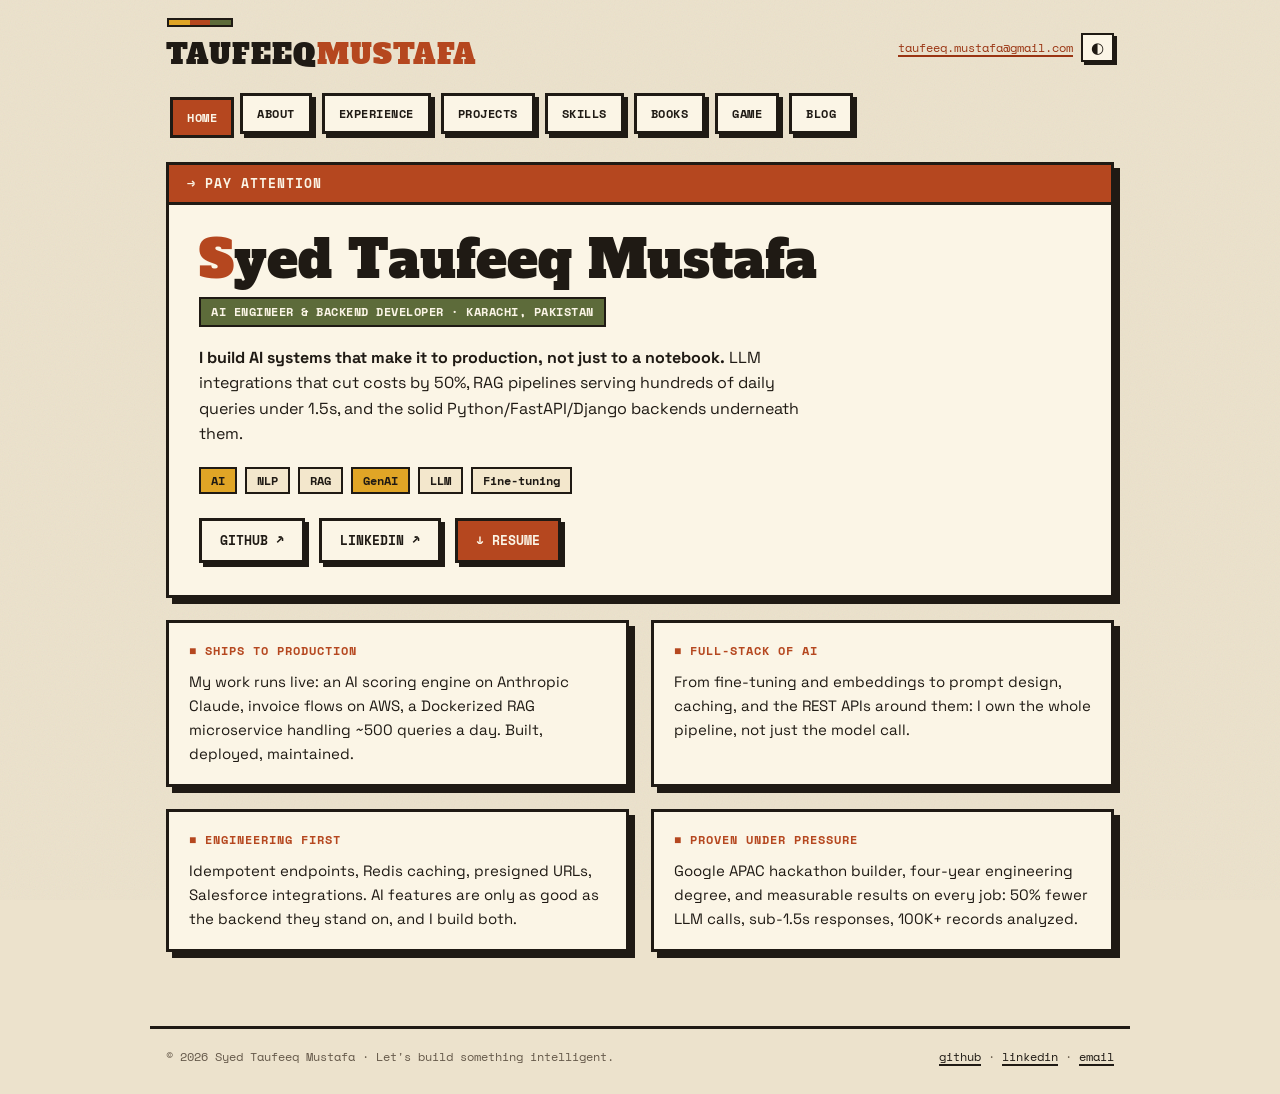
<file: index.html>
<!DOCTYPE html>
<html lang="en" data-theme="light">
<head>
    <meta charset="UTF-8">
    <meta name="viewport" content="width=device-width, initial-scale=1.0">
    <title>Syed Taufeeq Mustafa | AI/ML Engineer</title>
    <meta name="description" content="Syed Taufeeq Mustafa, AI Engineer who ships. Production LLM systems, RAG pipelines, and backend platforms in Python, FastAPI & Django.">
    <link rel="preconnect" href="https://fonts.googleapis.com">
    <link rel="preconnect" href="https://fonts.gstatic.com" crossorigin>
    <link rel="stylesheet" href="https://fonts.googleapis.com/css2?family=Alfa+Slab+One&family=Space+Grotesk:wght@400;500;700&family=Space+Mono:wght@400;700&display=swap">
    <link rel="stylesheet" href="style.css">
</head>
<body>

    <!-- HEADER -->
    <header class="header">
        <div class="header-top">
            <a href="#/" class="logo">TAUFEEQ<span class="logo-sub">MUSTAFA</span></a>
            <div class="header-user">
                <a href="mailto:taufeeq.mustafa@gmail.com">taufeeq.mustafa@gmail.com</a>
                <span class="sep">|</span>
                <button id="theme-toggle" class="theme-toggle" aria-label="Toggle theme" title="Toggle theme">◐</button>
            </div>
        </div>
        <nav class="topnav">
            <a href="#/">HOME</a>
            <a href="#/about">ABOUT</a>
            <a href="#/experience">EXPERIENCE</a>
            <a href="#/projects">PROJECTS</a>
            <a href="#/skills">SKILLS</a>
            <a href="#/books">BOOKS</a>
            <a href="#/game">GAME</a>
            <a href="#/blog">BLOG</a>
        </nav>
    </header>

    <main id="app">

        <!-- HOME -->
        <section class="view" data-view="home">
            <div class="hero roundbox">
                <div class="caption">→ Pay attention</div>
                <div class="hero-body">
                <h1 class="hero-name"><span class="lgm">S</span>yed Taufeeq Mustafa</h1>
                <p class="hero-role">AI Engineer &amp; Backend Developer · Karachi, Pakistan</p>
                <p class="hero-tagline"><strong>I build AI systems that make it to production, not just to a notebook.</strong> LLM integrations that cut costs by 50%, RAG pipelines serving hundreds of daily queries under 1.5s, and the solid Python/FastAPI/Django backends underneath them.</p>
                <div class="hero-pills">
                    <span>AI</span><span>NLP</span><span>RAG</span><span>GenAI</span><span>LLM</span><span>Fine-tuning</span>
                </div>
                <div class="hero-actions">
                    <a href="https://github.com/taufeeq-mustafa" target="_blank" class="btn">GitHub ↗</a>
                    <a href="https://www.linkedin.com/in/s-taufeeq-mustafa-281a13221/" target="_blank" class="btn">LinkedIn ↗</a>
                    <a href="Taufeeq Resume.pdf" download="Taufeeq_Mustafa_Resume.pdf" class="btn btn--accent">↓ Resume</a>
                </div>
                </div>
            </div>

            <div class="grid">
                <div class="card">
                    <h3 class="card-label">Ships to production</h3>
                    <p>My work runs live: an AI scoring engine on Anthropic Claude, invoice flows on AWS, a Dockerized RAG microservice handling ~500 queries a day. Built, deployed, maintained.</p>
                </div>
                <div class="card">
                    <h3 class="card-label">Full-stack of AI</h3>
                    <p>From fine-tuning and embeddings to prompt design, caching, and the REST APIs around them: I own the whole pipeline, not just the model call.</p>
                </div>
                <div class="card">
                    <h3 class="card-label">Engineering first</h3>
                    <p>Idempotent endpoints, Redis caching, presigned URLs, Salesforce integrations. AI features are only as good as the backend they stand on, and I build both.</p>
                </div>
                <div class="card">
                    <h3 class="card-label">Proven under pressure</h3>
                    <p>Google APAC hackathon builder, four-year engineering degree, and measurable results on every job: 50% fewer LLM calls, sub-1.5s responses, 100K+ records analyzed.</p>
                </div>
            </div>
        </section>

        <!-- ABOUT -->
        <section class="view" data-view="about" hidden>
            <h2 class="view-title">→ About me</h2>
            <div class="prose">
                <p>I'm an AI Engineer who treats machine learning as an engineering discipline. Plenty of people can call an LLM API. I ship the whole system: <strong>Python, FastAPI, and Django</strong> backends with LLM integration (Anthropic, OpenAI), fine-tuning, RAG pipelines, and vector embeddings via <strong>LangChain on GCP Vertex AI</strong>, deployed and serving real users.</p>
                <p>What sets me apart is the foundation under the AI: <strong>AWS (S3, SES, RDS)</strong>, Redis caching, secure API design, idempotent integrations with Salesforce and Stripe. I've delivered multi-tenant SaaS platforms with AI-powered insights engines, and made them cheaper to run, cutting LLM costs by 50% with smart caching.</p>
                <p>If you need someone who can take an AI feature from idea to a reliable, measurable production service, <a href="mailto:taufeeq.mustafa@gmail.com" id="copy-email" title="Click to copy email"><strong>let's talk</strong></a>.</p>
            </div>
            <div class="card">
                <h3 class="card-label">education</h3>
                <p><strong>B.Sc. Software Engineering</strong>, Sir Syed University of Engineering and Technology, Karachi<br><span class="muted">Sep 2021 – Aug 2025</span></p>
            </div>
            <div class="card">
                <h3 class="card-label">contact</h3>
                <div class="kv"><span class="muted">email</span><a href="mailto:taufeeq.mustafa@gmail.com">taufeeq.mustafa@gmail.com</a></div>
                <div class="kv"><span class="muted">phone</span><span>+92 335 266 9000</span></div>
                <div class="kv"><span class="muted">github</span><a href="https://github.com/taufeeq-mustafa" target="_blank">taufeeq-mustafa</a></div>
                <div class="kv"><span class="muted">location</span><span>Karachi, Pakistan</span></div>
            </div>
        </section>

        <!-- EXPERIENCE -->
        <section class="view" data-view="experience" hidden>
            <h2 class="view-title">→ Experience</h2>

            <article class="card">
                <div class="card-head">
                    <h3>Backend AI Engineer <span class="at">@ 1PERCENTLABS</span></h3>
                    <span class="muted">Jan 2026 – Present</span>
                </div>
                <ul class="bullets">
                    <li>Integrated <strong>Anthropic Claude</strong> with web search tooling and Crunchbase API enrichment to build the PRISM AI scoring engine across Technical Feasibility, Risk, Budget, and Timeframe dimensions; 7-day Redis cache layer reduced LLM calls by <strong>50%</strong>.</li>
                    <li>Designed invoice management system with <strong>AWS S3 presigned URL</strong> flows and client-facing dispute workflow with AWS SES notifications.</li>
                    <li>Architected a <strong>Salesforce-triggered account merge system</strong> integrating Apex triggers with Django REST endpoints and idempotency checks.</li>
                </ul>
            </article>

            <article class="card">
                <div class="card-head">
                    <h3>AI Trainee <span class="at">@ WENAWA</span></h3>
                    <span class="muted">Oct 2025 – Dec 2025</span>
                </div>
                <ul class="bullets">
                    <li>Packaged a <strong>LangChain RAG pipeline</strong> (Llama-3 + FAISS) into a FastAPI + Docker microservice handling ~500 daily queries under <strong>1.5s</strong> avg response time.</li>
                    <li>Built Python pipeline (pandas, spaCy, NLTK) ingesting ~50K customer reviews to produce a labeled dataset for sentiment-model training.</li>
                    <li>EDA on <strong>100K+ records</strong> in pandas/matplotlib/seaborn, surfacing class imbalances and data-quality issues.</li>
                </ul>
            </article>
        </section>

        <!-- PROJECTS -->
        <section class="view" data-view="projects" hidden>
            <h2 class="view-title">→ Projects</h2>
            <div class="grid">
                <article class="card">
                    <div class="card-head"><h3>NLP Talking Therapy Platform</h3><span class="tag">FYP · NLP</span></div>
                    <p>Fine-tuned blenderbot-400M on a synthetic dataset for therapeutic responses. LangChain vector embeddings for multi-session continuity via FastAPI.</p>
                    <p class="stack">Python · FastAPI · LangChain · Fine-tuning</p>
                </article>
                <article class="card">
                    <div class="card-head"><h3>HunarShehar</h3><span class="tag">Google APAC Hackathon</span></div>
                    <p>AI agentic model on Vertex AI with Google ADK for personalized onboarding. Gemini-powered bilingual microlessons boosted engagement by 30%.</p>
                    <p class="stack">Vertex AI · Gemini · ADK · Agents</p>
                </article>
                <article class="card">
                    <div class="card-head"><h3><a href="https://github.com/taufeeq-mustafa/Price-Negotiator" target="_blank">Price Negotiator ↗</a></h3><span class="tag">AI</span></div>
                    <p>AI-powered price negotiation system with intelligent bargaining logic.</p>
                    <p class="stack">Python · AI</p>
                </article>
                <article class="card">
                    <div class="card-head"><h3><a href="https://github.com/taufeeq-mustafa/Notes-App" target="_blank">Notes App ↗</a></h3><span class="tag">Full Stack</span></div>
                    <p>Full-stack MERN notes application with auth and CRUD operations.</p>
                    <p class="stack">MongoDB · Express · React · Node</p>
                </article>
                <article class="card">
                    <div class="card-head"><h3><a href="https://github.com/taufeeq-mustafa/Criminal-Record-Management-System" target="_blank">Criminal Record Management ↗</a></h3><span class="tag">Java</span></div>
                    <p>Enterprise record management system with CRUD, reporting, and RBAC.</p>
                    <p class="stack">Java</p>
                </article>
                <article class="card">
                    <div class="card-head"><h3><a href="https://github.com/taufeeq-mustafa/DotNet-CRUD" target="_blank">Student Management System ↗</a></h3><span class="tag">Enterprise</span></div>
                    <p>Full-stack student management platform with .NET backend and Angular frontend.</p>
                    <p class="stack">.NET · Angular · SQL</p>
                </article>
            </div>
        </section>

        <!-- SKILLS -->
        <section class="view" data-view="skills" hidden>
            <h2 class="view-title">→ Skills</h2>
            <div class="grid">
                <div class="card"><h3 class="card-label">languages</h3><p class="stack">Python · SQL · JavaScript · TypeScript · Java</p></div>
                <div class="card"><h3 class="card-label">ai / ml</h3><p class="stack">LLM Integration · RAG · Fine-tuning · LangChain · NLP · AI Agents · Embeddings · FAISS</p></div>
                <div class="card"><h3 class="card-label">frameworks &amp; tools</h3><p class="stack">FastAPI · Django · Node.js · Docker · Git · Jupyter · Redis</p></div>
                <div class="card"><h3 class="card-label">cloud</h3><p class="stack">AWS S3 · AWS SES · AWS RDS · GCP Vertex AI</p></div>
                <div class="card"><h3 class="card-label">integrations</h3><p class="stack">Anthropic Claude · OpenAI · Salesforce · Stripe · Crunchbase API · Persona</p></div>
                <div class="card"><h3 class="card-label">certifications</h3><p class="stack">AI for Devs (DataCamp) · OOP (Coursera, UCSD)</p></div>
            </div>
        </section>

        <!-- BOOKS -->
        <section class="view" data-view="books" hidden>
            <h2 class="view-title">→ Books</h2>
            <p class="prose" style="margin-bottom: 16px;">Books I've read and recommend.</p>
            <div class="grid">
                <!-- Add a book by copying this card:
                <article class="card">
                    <div class="card-head"><h3>Book Title</h3><span class="tag">Topic</span></div>
                    <p class="muted">Author</p>
                    <p>One or two lines on why it's worth reading.</p>
                </article>
                -->
            </div>
            <p class="muted">Nothing here yet. Check back soon.</p>
        </section>

        <!-- GAME -->
        <section class="view" data-view="game" hidden>
            <h2 class="view-title">→ Game</h2>
            <div class="roundbox">
                <div class="caption">→ Sudoku</div>
                <div class="game-body">
                    <div class="sudoku-bar">
                        <select id="sudoku-diff" aria-label="Difficulty">
                            <option value="35">Easy</option>
                            <option value="45" selected>Medium</option>
                            <option value="55">Hard</option>
                        </select>
                        <button id="sudoku-new" class="btn">New game</button>
                        <span class="muted" id="sudoku-status"></span>
                    </div>
                    <div id="sudoku-grid" class="sudoku-grid" tabindex="0" aria-label="Sudoku grid"></div>
                    <div class="sudoku-pad" id="sudoku-pad">
                        <button>1</button><button>2</button><button>3</button><button>4</button><button>5</button>
                        <button>6</button><button>7</button><button>8</button><button>9</button><button>✕</button>
                    </div>
                    <p class="muted game-help">Click a cell, then type 1-9 (or use the pad). <kbd>Backspace</kbd> clears. Fill the grid with no conflicts to win.</p>
                </div>
            </div>
        </section>

        <!-- BLOG LIST -->
        <section class="view" data-view="blog" hidden>
            <h2 class="view-title">→ Blog</h2>
            <p class="prose" style="margin-bottom: 16px;">Field notes from building AI systems in production: what worked, what broke, and the numbers behind it.</p>
            <div id="blog-list" class="blog-list"><p class="muted">loading posts…</p></div>
        </section>

        <!-- BLOG POST -->
        <section class="view" data-view="post" hidden>
            <p><a href="#/blog" class="back-link">← Back to blog</a></p>
            <article id="post-content" class="prose post-body"></article>
        </section>

        <!-- 404 -->
        <section class="view" data-view="404" hidden>
            <h2 class="view-title">→ 404</h2>
            <p class="prose">Nothing here. <a href="#/">Go home</a>.</p>
        </section>

    </main>

    <footer class="footer">
        <span>© 2026 Syed Taufeeq Mustafa · Let's build something intelligent.</span>
        <span><a href="https://github.com/taufeeq-mustafa" target="_blank">github</a> · <a href="https://www.linkedin.com/in/s-taufeeq-mustafa-281a13221/" target="_blank">linkedin</a> · <a href="mailto:taufeeq.mustafa@gmail.com">email</a></span>
    </footer>

    <script src="script.js"></script>
</body>
</html>
</file>
<file: style.css>
/* ============================================
   RUSTIC NEO-BRUTALIST THEME
   Syed Taufeeq Mustafa, Portfolio
   ============================================ */

:root {
    --font: 'Space Grotesk', 'Segoe UI', Arial, sans-serif;
    --font-display: 'Alfa Slab One', Rockwell, Georgia, serif;
    --font-mono: 'Space Mono', Consolas, 'Courier New', monospace;
    --rust: #b5471f;
    --mustard: #e0a526;
    --moss: #5d6b3a;
    --bw: 3px;      /* border weight */
    --shadow-x: 6px; /* hard shadow offset */
}

[data-theme="light"] {
    --bg: #ece2cc;        /* parchment */
    --box: #fbf5e6;       /* cream */
    --box-head: #f3e7cc;
    --ink: #1f1a14;       /* borders, shadows, text */
    --text: #1f1a14;
    --muted: #65594a;
    --link: #9a3412;
    --on-accent: #fbf5e6;
    --shadow: #1f1a14;
    --grain: 0.07;
}

[data-theme="dark"] {
    --bg: #1b1713;        /* charred wood */
    --box: #2a231c;
    --box-head: #342b22;
    --ink: #e8dabd;
    --text: #eee3cb;
    --muted: #b3a58c;
    --link: #f08a5d;
    --on-accent: #1b1713;
    --shadow: #b5471f;
    --grain: 0.05;
}

*, *::before, *::after { box-sizing: border-box; margin: 0; padding: 0; }

body {
    background-color: var(--bg);
    color: var(--text);
    font-family: var(--font);
    font-size: 15px;
    line-height: 1.6;
}
/* paper grain */
body::before {
    content: '';
    position: fixed;
    inset: 0;
    pointer-events: none;
    z-index: -1;
    opacity: var(--grain);
    background-image: url("data:image/svg+xml,%3Csvg xmlns='http://www.w3.org/2000/svg' width='160' height='160'%3E%3Cfilter id='n'%3E%3CfeTurbulence type='fractalNoise' baseFrequency='0.85' numOctaves='3' stitchTiles='stitch'/%3E%3C/filter%3E%3Crect width='100%25' height='100%25' filter='url(%23n)'/%3E%3C/svg%3E");
}

a { color: var(--link); text-decoration: underline; text-decoration-thickness: 2px; text-underline-offset: 3px; }
a:hover { background: var(--mustard); color: var(--ink); text-decoration: none; }
[data-theme="dark"] a:hover { color: #1b1713; }
:focus-visible { outline: var(--bw) solid var(--rust); outline-offset: 3px; }
.muted { color: var(--muted); }
strong { font-weight: 700; }
code, kbd {
    font-family: var(--font-mono);
    font-size: 0.88em;
    background: var(--box-head);
    border: 2px solid var(--ink);
    padding: 0 4px;
}

/* ---------- header ---------- */
.header {
    max-width: 980px;
    margin: 0 auto;
    padding: 18px 16px 0;
}
.header-top {
    display: flex;
    justify-content: space-between;
    align-items: center;
    flex-wrap: wrap;
    gap: 12px;
    padding-bottom: 16px;
}
.logo {
    font-family: var(--font-display);
    font-size: 28px;
    letter-spacing: 1px;
    color: var(--text);
    text-decoration: none;
    position: relative;
    padding-top: 14px;
}
.logo:hover { background: none; color: var(--text); }
.logo-sub { color: var(--rust); }
/* three stamped color blocks above the wordmark */
.logo::before {
    content: '';
    position: absolute;
    top: 0;
    left: 1px;
    width: 66px;
    height: 9px;
    border: 2px solid var(--ink);
    background: linear-gradient(to right,
        var(--mustard) 0 33.3%, var(--rust) 33.3% 66.6%, var(--moss) 66.6% 100%);
}
.header-user { font-family: var(--font-mono); font-size: 12px; display: flex; align-items: center; gap: 8px; }
.header-user .sep { display: none; }
.theme-toggle {
    font-family: var(--font);
    background: var(--box);
    border: 2px solid var(--ink);
    box-shadow: 3px 3px 0 var(--shadow);
    color: var(--text);
    cursor: pointer;
    font-size: 15px;
    line-height: 1;
    padding: 5px 8px;
}
.theme-toggle:hover { background: var(--mustard); color: #1f1a14; }
.theme-toggle:active { transform: translate(3px, 3px); box-shadow: none; }

/* ---------- nav ---------- */
.topnav { display: flex; flex-wrap: wrap; gap: 10px; }
.topnav a {
    font-family: var(--font-mono);
    color: var(--text);
    background: var(--box);
    font-size: 12px;
    font-weight: 700;
    letter-spacing: 0.5px;
    text-decoration: none;
    padding: 8px 14px;
    border: var(--bw) solid var(--ink);
    box-shadow: 4px 4px 0 var(--shadow);
    transition: transform 0.08s, box-shadow 0.08s;
}
.topnav a:hover { background: var(--mustard); color: #1f1a14; transform: translate(-2px, -2px); box-shadow: 6px 6px 0 var(--shadow); }
.topnav a.active { transform: translate(4px, 4px); box-shadow: none; } /* pressed in */
.topnav a.active { background: var(--rust); color: var(--on-accent); }
[data-theme="dark"] .topnav a.active { color: #fbf5e6; }

/* ---------- layout / views ---------- */
#app { max-width: 980px; margin: 0 auto; padding: 28px 16px; }
.view { animation: rise 0.25s ease-out; }
@keyframes rise { from { opacity: 0; transform: translateY(6px); } }

/* section title: a stamped label */
.view-title {
    display: inline-block;
    font-family: var(--font-display);
    font-weight: 400;
    font-size: 24px;
    letter-spacing: 0.5px;
    background: var(--mustard);
    color: #1f1a14;
    border: var(--bw) solid var(--ink);
    box-shadow: 4px 4px 0 var(--shadow);
    padding: 4px 14px;
    margin-bottom: 22px;
    transform: rotate(-1deg);
}

/* ---------- boxes ---------- */
.roundbox, .card {
    background: var(--box);
    border: var(--bw) solid var(--ink);
    box-shadow: var(--shadow-x) var(--shadow-x) 0 var(--shadow);
    margin-bottom: 22px;
}
.card { padding: 18px 20px; }
.caption {
    font-family: var(--font-mono);
    font-size: 13px;
    font-weight: 700;
    letter-spacing: 1px;
    text-transform: uppercase;
    color: var(--on-accent);
    background: var(--rust);
    padding: 8px 18px;
    border-bottom: var(--bw) solid var(--ink);
}
[data-theme="dark"] .caption { color: #fbf5e6; }
.card-label {
    font-family: var(--font-mono);
    color: var(--rust);
    font-size: 12px;
    font-weight: 700;
    letter-spacing: 1px;
    text-transform: uppercase;
    margin-bottom: 10px;
}
[data-theme="dark"] .card-label { color: var(--link); }
.card-label::before { content: '■ '; }

/* ---------- hero ---------- */
.hero-body { padding: 28px 30px 32px; }
.hero-name {
    font-family: var(--font-display);
    font-weight: 400;
    font-size: clamp(32px, 6vw, 52px);
    line-height: 1.05;
    color: var(--text);
    margin-bottom: 10px;
}
.lgm { color: var(--rust); }
.hero-role {
    display: inline-block;
    font-family: var(--font-mono);
    font-size: 12px;
    font-weight: 700;
    text-transform: uppercase;
    letter-spacing: 0.5px;
    background: var(--moss);
    color: #fbf5e6;
    border: 2px solid var(--ink);
    padding: 3px 10px;
    margin-bottom: 18px;
}
.hero-tagline { max-width: 600px; font-size: 16px; margin-bottom: 20px; }
.hero-pills { display: flex; flex-wrap: wrap; gap: 8px; margin-bottom: 24px; }
.hero-pills span {
    font-family: var(--font-mono);
    font-size: 12px;
    font-weight: 700;
    padding: 2px 10px;
    border: 2px solid var(--ink);
    background: var(--box-head);
    color: var(--text);
}
.hero-pills span:nth-child(3n+1) { background: var(--mustard); color: #1f1a14; }
.hero-actions { display: flex; flex-wrap: wrap; gap: 14px; }
.btn {
    display: inline-block;
    font-family: var(--font-mono);
    font-size: 13px;
    font-weight: 700;
    text-transform: uppercase;
    text-decoration: none;
    padding: 9px 18px;
    border: var(--bw) solid var(--ink);
    background: var(--box);
    color: var(--text);
    box-shadow: 4px 4px 0 var(--shadow);
    cursor: pointer;
    transition: transform 0.08s, box-shadow 0.08s;
}
.btn:hover { background: var(--mustard); color: #1f1a14; transform: translate(-2px, -2px); box-shadow: 6px 6px 0 var(--shadow); }
.btn:active { transform: translate(4px, 4px); box-shadow: none; }
.btn--accent { background: var(--rust); color: #fbf5e6; }

/* ---------- cards / grids ---------- */
.card-head {
    display: flex;
    justify-content: space-between;
    align-items: baseline;
    gap: 10px;
    flex-wrap: wrap;
    margin-bottom: 10px;
}
.card-head h3 { font-size: 17px; font-weight: 700; }
.card-head > .muted { font-family: var(--font-mono); font-size: 12px; }
.at { color: var(--muted); font-weight: 500; font-size: 14px; }
.tag {
    font-family: var(--font-mono);
    font-size: 11px;
    font-weight: 700;
    text-transform: uppercase;
    color: #fbf5e6;
    background: var(--moss);
    border: 2px solid var(--ink);
    padding: 1px 7px;
}
.grid { display: grid; grid-template-columns: 1fr 1fr; gap: 22px; margin-bottom: 22px; }
.grid .card { margin-bottom: 0; }
.bullets { padding-left: 20px; }
.bullets li { margin-bottom: 8px; }
.bullets li::marker { color: var(--rust); }
.stack { font-family: var(--font-mono); font-size: 12px; color: var(--muted); margin-top: 10px; }
.kv { display: flex; gap: 14px; margin-bottom: 6px; }
.kv > :first-child { min-width: 80px; font-family: var(--font-mono); font-size: 12px; text-transform: uppercase; }

/* ---------- prose (about + blog posts) ---------- */
.prose { max-width: 720px; }
.prose p { margin-bottom: 15px; }
.prose h1 { font-family: var(--font-display); font-weight: 400; font-size: clamp(26px, 5vw, 36px); line-height: 1.15; margin: 4px 0 10px; }
.prose h2 { font-family: var(--font-display); font-weight: 400; font-size: 22px; margin: 28px 0 12px; }
.prose h3 { font-size: 17px; margin: 20px 0 8px; }
.prose ul, .prose ol { padding-left: 24px; margin-bottom: 15px; }
.prose li { margin-bottom: 6px; }
.prose li::marker { color: var(--rust); font-weight: 700; }
.prose img {
    display: block;
    max-width: 100%;
    height: auto;
    border: var(--bw) solid var(--ink);
    box-shadow: var(--shadow-x) var(--shadow-x) 0 var(--shadow);
    margin: 10px 0 22px;
}
.prose blockquote {
    border: var(--bw) solid var(--ink);
    border-left-width: 10px;
    border-left-color: var(--rust);
    background: var(--box-head);
    padding: 12px 16px;
    margin: 16px 0;
    font-weight: 500;
}
.prose blockquote p { margin: 0; }
.prose pre {
    background: #1f1a14;
    color: #eee3cb;
    border: var(--bw) solid var(--ink);
    box-shadow: 4px 4px 0 var(--rust);
    padding: 14px 16px;
    overflow-x: auto;
    margin-bottom: 18px;
    font-family: var(--font-mono);
    font-size: 13px;
    line-height: 1.5;
}
.prose pre code { background: none; border: none; padding: 0; font-size: inherit; color: inherit; }
.post-meta { font-family: var(--font-mono); font-size: 12px; color: var(--muted); margin-bottom: 20px; }
.back-link { font-family: var(--font-mono); font-size: 13px; font-weight: 700; }

/* ---------- blog list ---------- */
.blog-list a.blog-item {
    display: block;
    color: var(--text);
    text-decoration: none;
    transition: transform 0.08s, box-shadow 0.08s;
}
a.blog-item:hover {
    background: var(--box);
    color: var(--text);
    transform: translate(-3px, -3px);
    box-shadow: calc(var(--shadow-x) + 3px) calc(var(--shadow-x) + 3px) 0 var(--shadow);
}
.blog-item h3 { font-family: var(--font-display); font-weight: 400; font-size: 21px; line-height: 1.25; color: var(--text); margin-bottom: 4px; }
a.blog-item:hover h3 { color: var(--rust); }
[data-theme="dark"] a.blog-item:hover h3 { color: var(--link); }
.blog-item .post-meta { margin-bottom: 8px; }
.blog-item p { color: var(--muted); }
.blog-cover {
    display: block;
    width: 100%;
    max-height: 240px;
    object-fit: cover;
    border: var(--bw) solid var(--ink);
    margin-bottom: 14px;
}

/* ---------- sudoku ---------- */
.game-body { padding: 20px; }
.sudoku-bar { display: flex; align-items: center; gap: 12px; margin-bottom: 18px; flex-wrap: wrap; }
.sudoku-bar select {
    font-family: var(--font-mono);
    font-size: 13px;
    font-weight: 700;
    padding: 8px 10px;
    border: var(--bw) solid var(--ink);
    border-radius: 0;
    background: var(--box);
    color: var(--text);
    box-shadow: 4px 4px 0 var(--shadow);
}
.sudoku-grid {
    display: grid;
    grid-template-columns: repeat(9, 1fr);
    width: min(440px, 100%);
    border: 4px solid var(--ink);
    box-shadow: var(--shadow-x) var(--shadow-x) 0 var(--shadow);
    user-select: none;
    outline: none;
}
.sudoku-grid:focus-visible { outline: var(--bw) solid var(--rust); outline-offset: 4px; }
.sudoku-grid .cell {
    aspect-ratio: 1;
    display: flex;
    align-items: center;
    justify-content: center;
    font-family: var(--font-mono);
    font-size: clamp(15px, 3vw, 20px);
    border: 1px solid color-mix(in srgb, var(--ink) 35%, transparent);
    background: var(--box);
    color: var(--rust);
    font-weight: 700;
    cursor: pointer;
}
[data-theme="dark"] .sudoku-grid .cell { color: var(--link); }
.sudoku-grid .cell.bl { border-left: 3px solid var(--ink); }
.sudoku-grid .cell.bt { border-top: 3px solid var(--ink); }
.sudoku-grid .cell.given { color: var(--text); cursor: default; }
.sudoku-grid .cell.sel { background: var(--mustard); color: #1f1a14; }
.sudoku-grid .cell.conflict { color: #fbf5e6; background: var(--rust); }
.sudoku-pad { display: flex; gap: 8px; margin-top: 18px; flex-wrap: wrap; }
.sudoku-pad button {
    font-family: var(--font-mono);
    font-size: 15px;
    font-weight: 700;
    width: 40px;
    height: 38px;
    border: var(--bw) solid var(--ink);
    background: var(--box);
    color: var(--text);
    box-shadow: 3px 3px 0 var(--shadow);
    cursor: pointer;
}
.sudoku-pad button:hover { background: var(--mustard); color: #1f1a14; }
.sudoku-pad button:active { transform: translate(3px, 3px); box-shadow: none; }
.game-help { font-size: 13px; margin-top: 14px; }

/* ---------- footer ---------- */
.footer {
    display: flex;
    justify-content: space-between;
    flex-wrap: wrap;
    gap: 8px;
    max-width: 980px;
    margin: 24px auto 0;
    padding: 18px 16px 28px;
    border-top: var(--bw) solid var(--ink);
    font-family: var(--font-mono);
    font-size: 12px;
    color: var(--muted);
}
.footer a { color: var(--text); }

/* ---------- responsive ---------- */
@media (max-width: 640px) {
    :root { --shadow-x: 4px; }
    .grid { grid-template-columns: 1fr; }
    .topnav a { padding: 8px 10px; font-size: 11px; }
    .hero-body { padding: 20px 18px 24px; }
    .card { padding: 16px; }
}

@media (prefers-reduced-motion: reduce) {
    .view { animation: none; }
    .btn, .topnav a, .blog-list a.blog-item { transition: none; }
}
</file>
